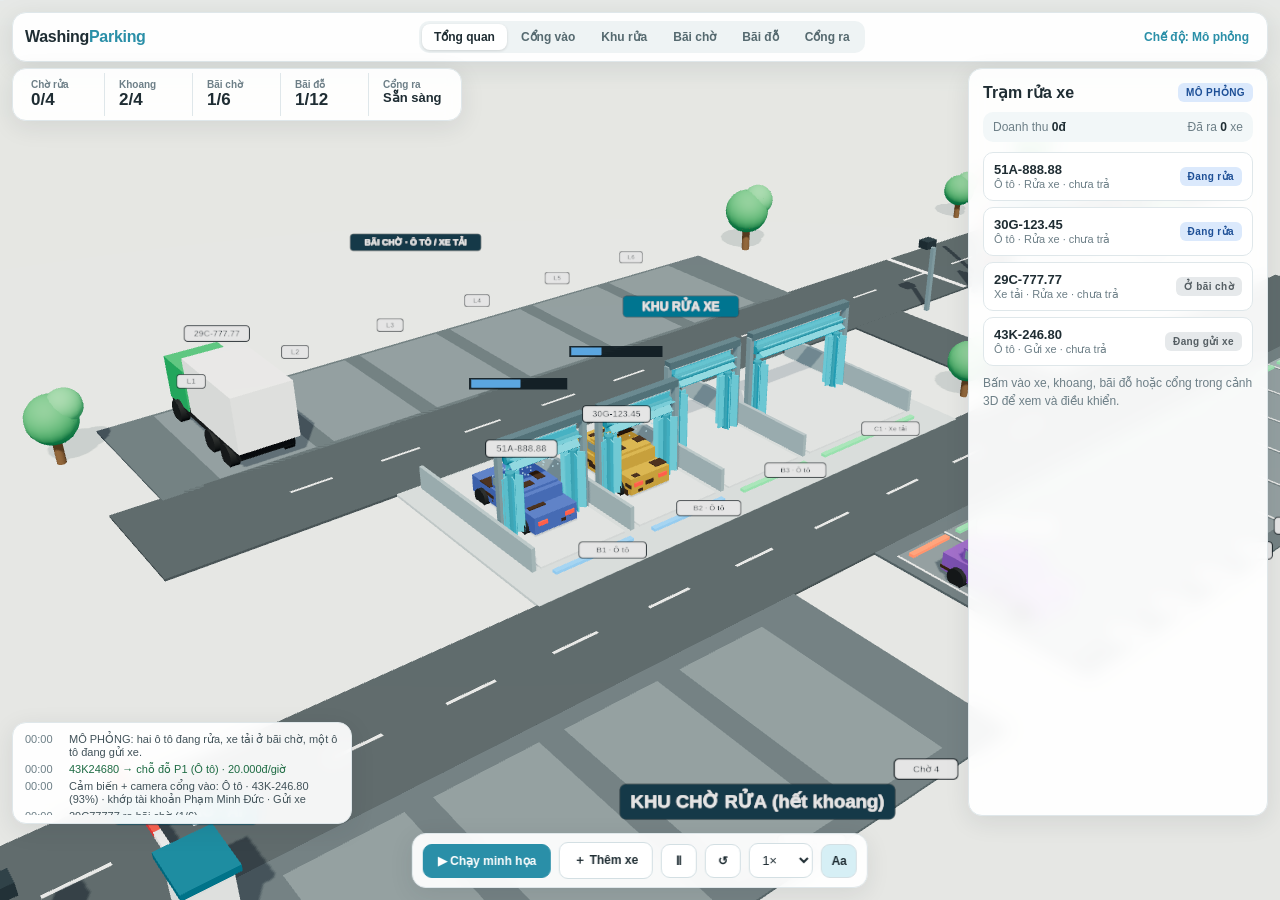
<file: demo/index.html>
<!doctype html>
<html lang="vi">
<head>
<meta charset="utf-8">
<meta name="viewport" content="width=device-width,initial-scale=1">
<meta name="theme-color" content="#e6edef">
<title>Trạm rửa xe thông minh 3D | WashingParking</title>
<link rel="icon" href="data:image/svg+xml,%3Csvg xmlns=%27http://www.w3.org/2000/svg%27 viewBox=%270 0 32 32%27%3E%3Ctext y=%2724%27 font-size=%2726%27%3E%F0%9F%9A%BF%3C/text%3E%3C/svg%3E">
<link rel="stylesheet" href="style.css">
<script type="importmap">{"imports":{"three":"./vendor/three.module.js"}}</script>
</head>
<body>
<div id="viewport"><div id="loading">Đang dựng mô hình 3D…</div></div>

<header class="topbar">
  <b class="brand">Washing<span>Parking</span></b>
  <nav class="views" aria-label="Góc nhìn">
    <button data-view="overview" class="selected">Tổng quan</button>
    <button data-view="entrance">Cổng vào</button>
    <button data-view="hall">Khu rửa</button>
    <button data-view="lot">Bãi chờ</button>
    <button data-view="park">Bãi đỗ</button>
    <button data-view="exit">Cổng ra</button>
  </nav>
  <button id="modeBtn" class="link" title="Chuyển giữa mô phỏng và dữ liệu backend">Chế độ: Mô phỏng</button>
</header>

<div class="chips">
  <div class="chip"><span>Chờ rửa</span><b><i id="sQueue">0</i>/4</b></div>
  <div class="chip"><span>Khoang</span><b id="sBays">0/4</b></div>
  <div class="chip"><span>Bãi chờ</span><b><i id="sLot">0</i>/6</b></div>
  <div class="chip"><span>Bãi đỗ</span><b><i id="sPark">0</i>/12</b></div>
  <div class="chip" id="chipExit"><span>Cổng ra</span><b id="sExit">Mở</b></div>
</div>

<section id="cam" class="cam" hidden aria-live="polite">
  <div class="camhead"><span><i class="rec"></i>Camera AI · <b id="camWhere">Cổng vào</b></span><span id="camPct">0%</span></div>
  <div class="camstage" id="camStage"><div id="camGrid" class="camgrid"></div><div id="camCar" class="camcar"></div><div id="camBox" class="cambox"></div><div id="camLine" class="scanline"></div><div id="camPlate" class="camplate"></div></div>
  <div class="camprog"><i id="camBar"></i></div>
  <ol id="camSteps" class="camsteps"><li>Phát hiện xe</li><li>Phân loại loại xe</li><li>Đọc biển số</li><li id="camStep4">Khớp tài khoản</li></ol>
  <div id="camResult" class="camresult"></div>
</section>

<aside class="panel"><div id="details"></div></aside>

<div class="logbox"><div id="log" aria-live="polite"></div></div>

<footer class="dock">
  <button id="demo" class="btn primary">▶ Chạy minh họa</button>
  <button id="addcar" class="btn">＋ Thêm xe</button>
  <button id="pause" class="btn icon" title="Tạm dừng">Ⅱ</button>
  <button id="reset" class="btn icon" title="Đặt lại">↺</button>
  <select id="speed" title="Tốc độ"><option value="0.5">0,5×</option><option value="1" selected>1×</option><option value="2">2×</option><option value="4">4×</option></select>
  <button id="labels" class="btn icon on" title="Hiện / ẩn tên">Aa</button>
</footer>

<dialog id="spawnDlg">
  <form method="dialog" id="spawnForm">
    <h3>Thêm xe vào cổng</h3>
    <label>Loại xe
      <select name="type"><option value="CAR">Ô tô</option><option value="TRUCK">Xe tải</option></select>
    </label>
    <label>Biển số <input name="plate" required maxlength="14" autocomplete="off"></label>
    <label>Khách hàng
      <select name="guest"><option value="0">Đã đăng ký (có app)</option><option value="1">Vãng lai (gói cơ bản)</option></select>
    </label>
    <label>Gói đã đặt trước <select name="pkg"></select></label>
    <label>Dịch vụ
      <select name="service"><option value="WASH">Rửa xe</option><option value="PARK">Gửi xe</option><option value="WASH_PARK">Rửa + gửi xe</option></select>
    </label>
    <label>Số dư ví app
      <select name="wallet"><option value="500000">Đủ (500.000đ)</option><option value="20000">Thiếu (20.000đ)</option></select>
    </label>
    <div class="dlgbtns"><button value="cancel" class="btn" formnovalidate>Hủy</button><button value="ok" class="btn primary" id="spawnOk">Cho xe vào</button></div>
  </form>
</dialog>

<div id="toast" role="status"></div>
<script type="module" src="app.js"></script>
</body>
</html>
</file>
<file: demo/style.css>
:root{--ink:#1f2d33;--muted:#6d7f87;--line:#dfe7ea;--accent:#2a8fa8;--accent-soft:#d6eff5;--green:#2fb36a;--amber:#f0b840;--blue:#3d8ff0;--gray:#8c969b;--red:#ee5a4d;--glass:#ffffffee}
*{box-sizing:border-box}
html,body{height:100%;margin:0;overflow:hidden}
body{background:#e6edef;color:var(--ink);font-family:Inter,'Segoe UI',Arial,sans-serif;font-size:13px}
button,select,input{font:inherit;color:inherit}
button,select{cursor:pointer}
button:disabled{opacity:.45;cursor:not-allowed}
button:focus-visible,select:focus-visible,input:focus-visible{outline:2px solid var(--accent);outline-offset:2px}
#viewport{position:fixed;inset:0}
#viewport canvas{display:block;width:100%;height:100%}
#loading{position:absolute;inset:0;display:grid;place-items:center;color:var(--muted);max-width:620px;margin:auto}

/* thanh trên */
.topbar,.chips,.panel,.logbox,.dock{position:fixed;z-index:5;background:var(--glass);backdrop-filter:blur(8px);border:1px solid var(--line);border-radius:14px;box-shadow:0 6px 24px #1f2d3318}
.topbar{top:12px;left:12px;right:12px;display:flex;align-items:center;gap:14px;padding:8px 12px}
.brand{font-size:16px;letter-spacing:-.3px}.brand span{color:var(--accent)}
.views{display:flex;gap:2px;margin:0 auto;background:#eef3f4;border-radius:10px;padding:3px}
.views button{border:0;background:none;padding:6px 12px;border-radius:8px;font-weight:600;font-size:12px;color:#55696f}
.views button.selected{background:#fff;color:var(--ink);box-shadow:0 1px 3px #0002}
.link{border:0;background:none;color:var(--accent);font-weight:600;font-size:12px}

/* chỉ số */
.chips{top:68px;left:12px;display:flex;gap:0;padding:4px}
.chip{padding:6px 14px;border-right:1px solid var(--line);min-width:88px}
.chip:last-child{border:0}
.chip span{display:block;font-size:10px;color:var(--muted);font-weight:600}
.chip b{font-size:17px;font-weight:700}
.chip i{font-style:normal}
.chip.alert{background:#fdeceb;border-radius:10px}.chip.alert b{color:#c0392b}
.chip #sExit{font-size:13px}

/* bảng chi tiết bên phải */
.panel{top:68px;right:12px;bottom:84px;width:300px;padding:14px;overflow:auto}
.panel h3{margin:0;font-size:16px}
.head{display:flex;align-items:center;justify-content:space-between;gap:8px;margin-bottom:10px}
.back{border:0;background:none;color:var(--accent);font-weight:600;padding:0;margin-bottom:6px;font-size:12px}
.pill{font-size:10px;letter-spacing:.4px;font-weight:700;background:#e3eef1;color:#35525d;padding:4px 8px;border-radius:6px;white-space:nowrap}
.pill.green{background:#d9f3e4;color:#1d6b43}.pill.blue{background:#dbe9fc;color:#1d4f96}.pill.amber{background:#fbeccb;color:#7a5412}.pill.red{background:#fbdcd8;color:#8a2218}.pill.gray{background:#e6e9eb;color:#555e63}
.note{font-size:12px;color:var(--muted);line-height:1.5;margin:8px 0}
.sum{display:flex;justify-content:space-between;padding:8px 10px;background:#f2f7f8;border-radius:10px;margin-bottom:10px;font-size:12px;color:var(--muted)}
.sum b{color:var(--ink)}
.vlist{display:flex;flex-direction:column;gap:6px}
.vitem{display:flex;align-items:center;justify-content:space-between;gap:8px;text-align:left;border:1px solid var(--line);border-radius:10px;background:#fff;padding:9px 10px}
.vitem:hover{border-color:var(--accent)}
.vitem small{display:block;color:var(--muted);font-size:11px;margin-top:1px}
.action{width:100%;margin:6px 0 10px}
.alertbox{background:#fdeceb;border:1px solid #f6c4be;border-radius:10px;padding:10px 12px;margin:8px 0;color:#7e2018}
.alertbox b{display:block;font-size:14px;margin-bottom:3px}
.okbox{background:#e3f5ea;border:1px solid #bfe5cd;border-radius:10px;padding:10px 12px;margin:8px 0;color:#1d6b43}

/* điện thoại (app khách hàng) */
.phone{border:6px solid #1f2d33;border-radius:26px;background:#f6fafb;overflow:hidden}
.phone .pbody{padding:12px;font-size:12px}
.phone h4{margin:0;font-size:13px}
.phone .plate{display:inline-block;border:2px solid #1f2d33;border-radius:5px;padding:1px 8px;font-weight:800;letter-spacing:1px;background:#fff;margin:5px 0 8px}
.phone .banner{background:var(--accent-soft);color:#164a58;border-radius:10px;padding:8px 10px;font-weight:600;margin-bottom:10px}
.phone .banner.red{background:#fbdcd8;color:#8a2218}.phone .banner.green{background:#d9f3e4;color:#1d6b43}
.tl{list-style:none;margin:0 0 10px;padding:0;display:grid;grid-template-columns:1fr 1fr;gap:2px 8px}
.tl li{position:relative;padding-left:14px;color:#9aa9af;font-size:11px}
.tl li::before{content:'';position:absolute;left:0;top:4px;width:7px;height:7px;border-radius:50%;background:#cdd8dc}
.tl li.done{color:var(--ink)}.tl li.done::before{background:var(--green)}
.tl li.cur{color:var(--ink);font-weight:700}.tl li.cur::before{background:var(--blue);box-shadow:0 0 0 3px #3d8ff044}
.bill{background:#fff;border:1px dashed #c7d5da;border-radius:8px;padding:7px 10px;margin-bottom:8px}
.bill div{display:flex;justify-content:space-between;padding:2px 0}
.bill .tot{border-top:1px solid #e6edef;margin-top:3px;padding-top:4px;font-weight:700;font-size:13px}
.pbtn{width:100%;border:0;border-radius:9px;padding:10px;background:var(--accent);color:#fff;font-weight:700}
.qrbox{display:grid;place-items:center;margin:6px 0}
.qrbox canvas{width:110px;height:110px;image-rendering:pixelated;border:6px solid #fff;border-radius:6px}

/* camera AI */
.cam{position:fixed;z-index:6;top:126px;left:12px;width:272px;background:var(--glass);backdrop-filter:blur(8px);border:1px solid var(--line);border-radius:14px;box-shadow:0 6px 24px #1f2d3318;padding:10px 12px}
.cam[hidden]{display:none}
.camhead{display:flex;justify-content:space-between;align-items:center;font-size:12px;margin-bottom:8px}
.camhead span:last-child{font-weight:700;font-variant-numeric:tabular-nums}
.rec{display:inline-block;width:8px;height:8px;border-radius:50%;background:var(--red);margin-right:6px;animation:blink 1s infinite}
@keyframes blink{50%{opacity:.25}}
.camstage{position:relative;height:104px;border-radius:10px;overflow:hidden;background:linear-gradient(#26343b,#1a252a)}
.camcar{position:absolute;inset:14px 24px 24px;display:grid;place-items:center}
.camcar svg{width:100%;height:100%}
.cambox{position:absolute;inset:10px 16px 18px;border:2px solid #4dd4ff;border-radius:6px;opacity:0;transition:opacity .2s}
.cambox.on{opacity:1}
.scanline{position:absolute;left:0;right:0;height:3px;background:#4dd4ff;box-shadow:0 0 12px 3px #4dd4ff99}
.camplate{position:absolute;left:50%;bottom:6px;transform:translateX(-50%);background:#fff;color:#16232a;font-weight:800;letter-spacing:1px;border:2px solid #16232a;border-radius:5px;padding:0 8px;min-width:80px;min-height:20px;text-align:center;font-size:13px}
.camplate:empty{opacity:0}
.camprog{height:4px;background:#e3eaed;border-radius:2px;margin:8px 0}
.camprog i{display:block;height:100%;width:0;background:#4dd4ff;border-radius:2px}
.camsteps{list-style:none;margin:0 0 8px;padding:0;font-size:12px;color:#9aa9af}
.camsteps li{padding:2px 0 2px 20px;position:relative}
.camsteps li::before{content:'○';position:absolute;left:2px}
.camsteps li.act{color:var(--ink);font-weight:700}.camsteps li.act::before{content:'◔';color:var(--accent)}
.camsteps li.done{color:var(--ink)}.camsteps li.done::before{content:'✔';color:var(--green)}
.camresult{font-size:12px;border-radius:8px;padding:7px 9px;background:#eef3f4;color:var(--muted);line-height:1.5}
.camresult.ok{background:#e3f5ea;color:#1d6b43;font-weight:600}
.camresult.bad{background:#fdeceb;color:#8a2218;font-weight:600}

/* nhật ký */
.logbox{left:12px;bottom:76px;width:340px;padding:8px 12px}
#log{max-height:84px;overflow:hidden}
.logline{display:grid;grid-template-columns:38px 1fr;gap:6px;padding:2px 0;font-size:11px;color:#415259}
.logline time{color:var(--muted);font-variant-numeric:tabular-nums}
.logline.ok{color:#1d6b43}.logline.warn{color:#8a5a00}

/* thanh điều khiển */
.dock{bottom:12px;left:50%;transform:translateX(-50%);display:flex;align-items:center;gap:8px;padding:8px 10px}
.btn{border:1px solid #d3dfe3;background:#fff;border-radius:9px;padding:9px 14px;font-weight:600;font-size:12px;white-space:nowrap}
.btn:hover{filter:brightness(.96)}
.btn.primary{background:var(--accent);border-color:var(--accent);color:#fff}
.btn.icon{padding:9px 0;width:36px}
.btn.on{background:var(--accent-soft)}
.dock select{border:1px solid #d3dfe3;border-radius:9px;padding:8px;background:#fff}

dialog{border:0;border-radius:14px;padding:22px;width:340px;box-shadow:0 20px 60px #0004}
dialog::backdrop{background:#1f2d3366}
dialog h3{margin:0 0 12px}
dialog label{display:block;margin-bottom:10px;color:var(--muted);font-size:11px}
dialog select,dialog input{display:block;width:100%;margin-top:4px;border:1px solid #d3dfe3;border-radius:8px;padding:9px;color:var(--ink);background:#fff}
.dlgbtns{display:flex;justify-content:flex-end;gap:8px;margin-top:14px}
#toast{position:fixed;left:50%;bottom:78px;transform:translate(-50%,20px);background:#1f2d33;color:#fff;padding:10px 16px;border-radius:10px;opacity:0;pointer-events:none;transition:.25s;z-index:30;max-width:90vw}
#toast.show{opacity:1;transform:translate(-50%,0)}

@media(max-width:900px){
  .brand{display:none}.topbar{padding:6px}.views{margin:0}.views button{padding:6px 8px;font-size:11px}
  .chips{top:58px;left:8px;right:8px;justify-content:space-between}.chip{min-width:0;padding:5px 8px;flex:1}
  .panel{top:auto;left:8px;right:8px;bottom:66px;width:auto;max-height:38vh}
  .logbox{display:none}
  .cam{top:112px;left:8px;width:230px}
  .dock{bottom:8px;max-width:calc(100vw - 16px);overflow-x:auto}
  #toast{bottom:auto;top:110px}
}

/* camera AI: khoang / độ bẩn / bãi đỗ */
.camgrid{display:none;position:absolute;inset:0;padding:8px;gap:4px;align-content:center}
.camstage.grid .camgrid{display:grid}
.camstage.grid .camcar,.camstage.grid .cambox,.camstage.grid .scanline,.camstage.grid .camplate{display:none}
.camgrid.bay{grid-template-columns:repeat(4,1fr)}
.camgrid.park{grid-template-columns:repeat(6,1fr)}
.gc{border:2px solid #3b4d55;border-radius:6px;padding:3px 2px;text-align:center;color:#cfe0e6;background:#22313829;line-height:1.25}
.gc b{display:block;font-size:11px}
.gc small{display:block;font-size:9px;white-space:nowrap}
.gc.free{border-color:#2fb36a;color:#8fe3b3}
.gc.occ{border-color:#e0513f;color:#f2a79d}
.gc.maint{border-color:#8c969b;color:#9aa9af}
.gc.pick{border-color:#4dd4ff;background:#4dd4ff33;color:#fff;box-shadow:0 0 8px #4dd4ff88}
.camgrid.dirt{place-items:center;text-align:center;color:#fff}
.dirtbox{width:100%;padding:0 10px}
.dirtpct{font-size:30px;font-weight:800;font-variant-numeric:tabular-nums;line-height:1.1}
.dirtbar{height:8px;border-radius:4px;background:#ffffff26;margin:4px 0}
.dirtbar i{display:block;height:100%;background:linear-gradient(90deg,#2fb36a,#f0b840,#e0513f);border-radius:4px}
.dirtbox small{font-size:11px;color:#cfe0e6}
.wallet{display:flex;justify-content:space-between;align-items:center;background:#eef6fb;border:1px solid #cfe2ee;border-radius:9px;padding:9px 12px}
.wallet b{font-size:15px;font-variant-numeric:tabular-nums}
</file>
